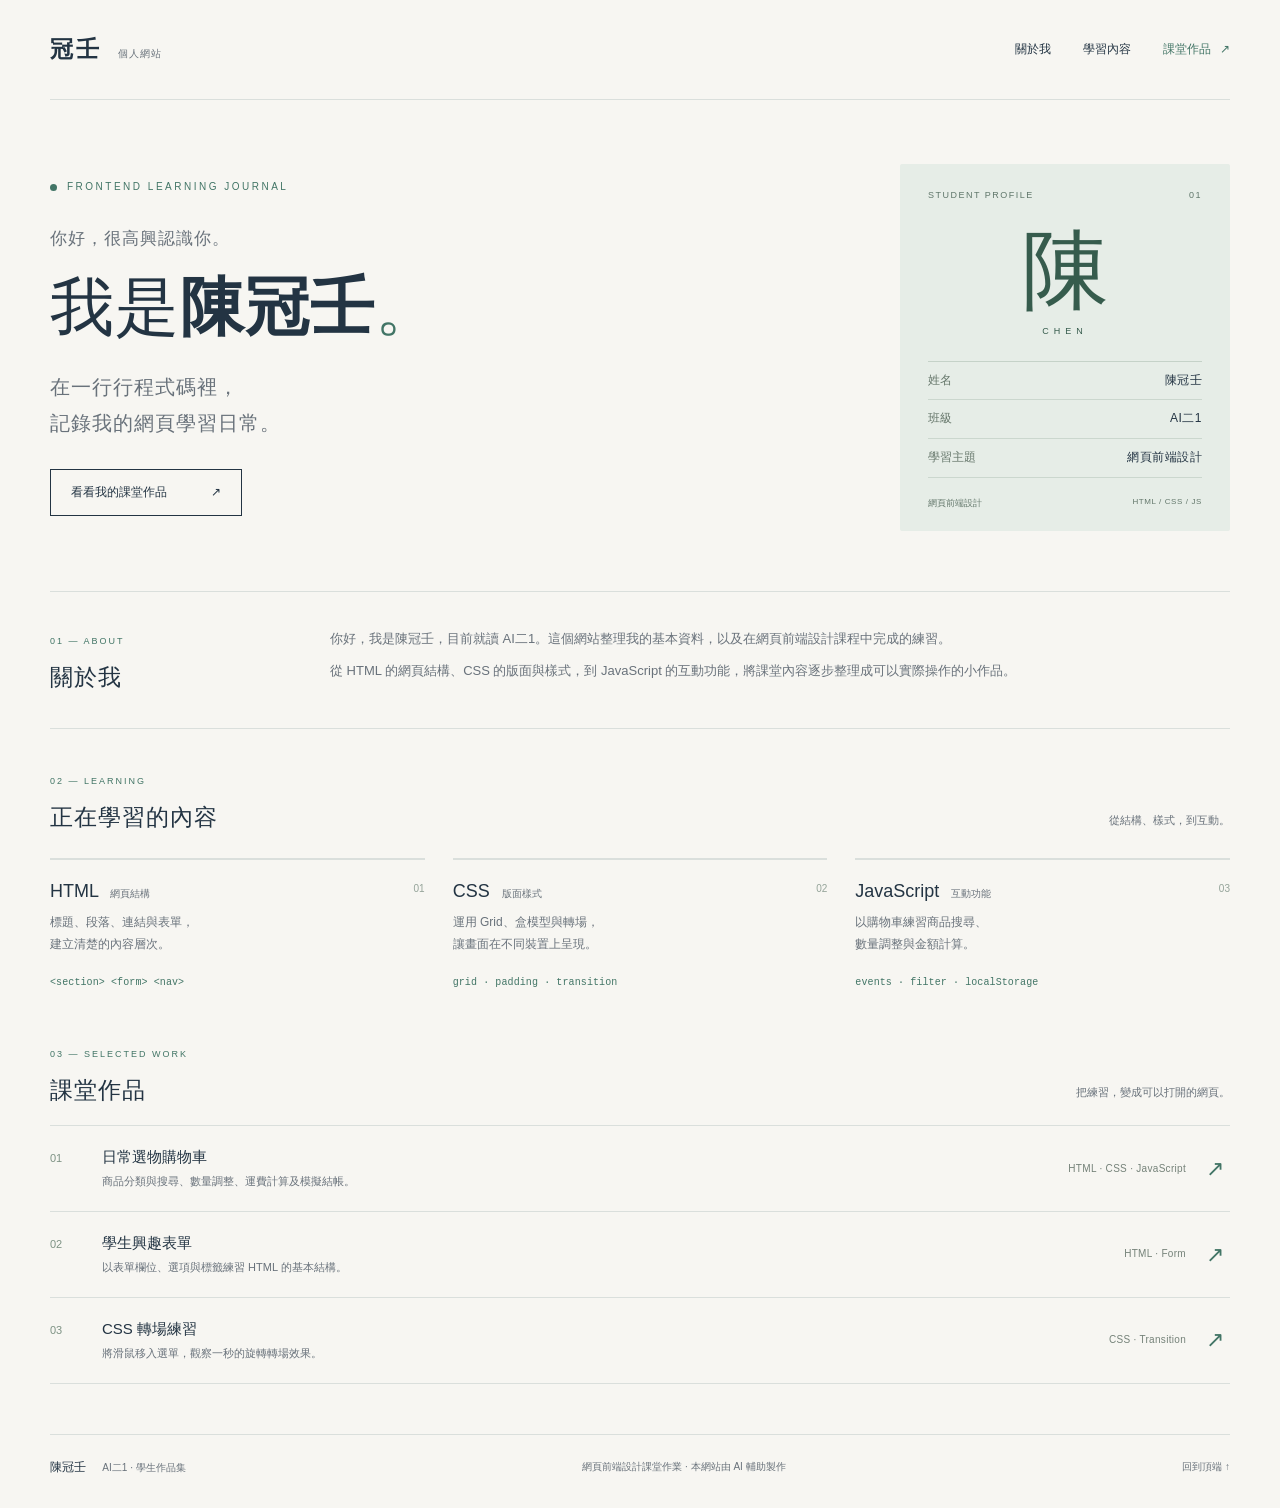
<file: index.html>
<!DOCTYPE html>
<html lang="zh-Hant">
<head>
  <meta charset="UTF-8">
  <meta name="viewport" content="width=device-width, initial-scale=1">
  <meta name="description" content="陳冠壬的個人介紹網站，記錄網頁前端設計的學習內容與課堂作品。">
  <title>陳冠壬｜個人介紹網站</title>
  <link rel="stylesheet" href="style.css">
</head>
<body>
  <header class="site-header">
    <a class="logo" href="#home" aria-label="回到首頁">冠壬<span>個人網站</span></a>
    <nav aria-label="主要導覽">
      <a href="#about">關於我</a>
      <a href="#learning">學習內容</a>
      <a href="#projects">課堂作品 <span aria-hidden="true">↗</span></a>
    </nav>
  </header>

  <main id="home">
    <section class="hero" aria-labelledby="page-title">
      <div class="hero-main">
        <p class="eyebrow"><span class="status-dot" aria-hidden="true"></span> FRONTEND LEARNING JOURNAL</p>
        <p class="hello">你好，很高興認識你。</p>
        <h1 id="page-title">我是<span>陳冠壬</span><span class="period">。</span></h1>
        <p class="intro">在一行行程式碼裡，<br>記錄我的網頁學習日常。</p>
        <a class="button" href="#projects">看看我的課堂作品 <span aria-hidden="true">↗</span></a>
      </div>
      <aside class="identity" aria-label="基本資料">
        <div class="identity-top"><span>STUDENT PROFILE</span><span>01</span></div>
        <div class="monogram" aria-hidden="true">陳<span>CHEN</span></div>
        <dl>
          <div><dt>姓名</dt><dd>陳冠壬</dd></div>
          <div><dt>班級</dt><dd>AI二1</dd></div>
          <div><dt>學習主題</dt><dd>網頁前端設計</dd></div>
        </dl>
        <p class="identity-bottom">網頁前端設計 <span>HTML / CSS / JS</span></p>
      </aside>
    </section>

    <section class="about-section" id="about" aria-labelledby="about-title">
      <div class="section-label"><span>01 — ABOUT</span><h2 id="about-title">關於我</h2></div>
      <div class="about-text"><p>你好，我是陳冠壬，目前就讀 AI二1。這個網站整理我的基本資料，以及在網頁前端設計課程中完成的練習。</p><p>從 HTML 的網頁結構、CSS 的版面與樣式，到 JavaScript 的互動功能，將課堂內容逐步整理成可以實際操作的小作品。</p></div>
    </section>

    <section class="learning-section" id="learning" aria-labelledby="learning-title">
      <div class="section-heading"><div class="section-label"><span>02 — LEARNING</span><h2 id="learning-title">正在學習的內容</h2></div><p>從結構、樣式，到互動。</p></div>
      <div class="learning-grid">
        <article><span class="skill-number">01</span><h3>HTML <span>網頁結構</span></h3><p>標題、段落、連結與表單，<br>建立清楚的內容層次。</p><code>&lt;section&gt; &lt;form&gt; &lt;nav&gt;</code></article>
        <article><span class="skill-number">02</span><h3>CSS <span>版面樣式</span></h3><p>運用 Grid、盒模型與轉場，<br>讓畫面在不同裝置上呈現。</p><code>grid · padding · transition</code></article>
        <article><span class="skill-number">03</span><h3>JavaScript <span>互動功能</span></h3><p>以購物車練習商品搜尋、<br>數量調整與金額計算。</p><code>events · filter · localStorage</code></article>
      </div>
    </section>

    <section class="projects-section" id="projects" aria-labelledby="projects-title">
      <div class="section-heading"><div class="section-label"><span>03 — SELECTED WORK</span><h2 id="projects-title">課堂作品</h2></div><p>把練習，變成可以打開的網頁。</p></div>
      <a class="project" href="shop.html"><span class="project-number">01</span><div><h3>日常選物購物車</h3><p>商品分類與搜尋、數量調整、運費計算及模擬結帳。</p></div><span class="project-tech">HTML · CSS · JavaScript</span><span class="project-arrow" aria-hidden="true">↗</span></a>
      <a class="project" href="form.html"><span class="project-number">02</span><div><h3>學生興趣表單</h3><p>以表單欄位、選項與標籤練習 HTML 的基本結構。</p></div><span class="project-tech">HTML · Form</span><span class="project-arrow" aria-hidden="true">↗</span></a>
      <a class="project" href="transition.html"><span class="project-number">03</span><div><h3>CSS 轉場練習</h3><p>將滑鼠移入選單，觀察一秒的旋轉轉場效果。</p></div><span class="project-tech">CSS · Transition</span><span class="project-arrow" aria-hidden="true">↗</span></a>
    </section>
  </main>
  <footer><span>陳冠壬 <small>AI二1 · 學生作品集</small></span><p>網頁前端設計課堂作業 · 本網站由 AI 輔助製作</p><a href="#home">回到頂端 ↑</a></footer>
</body>
</html>
</file>
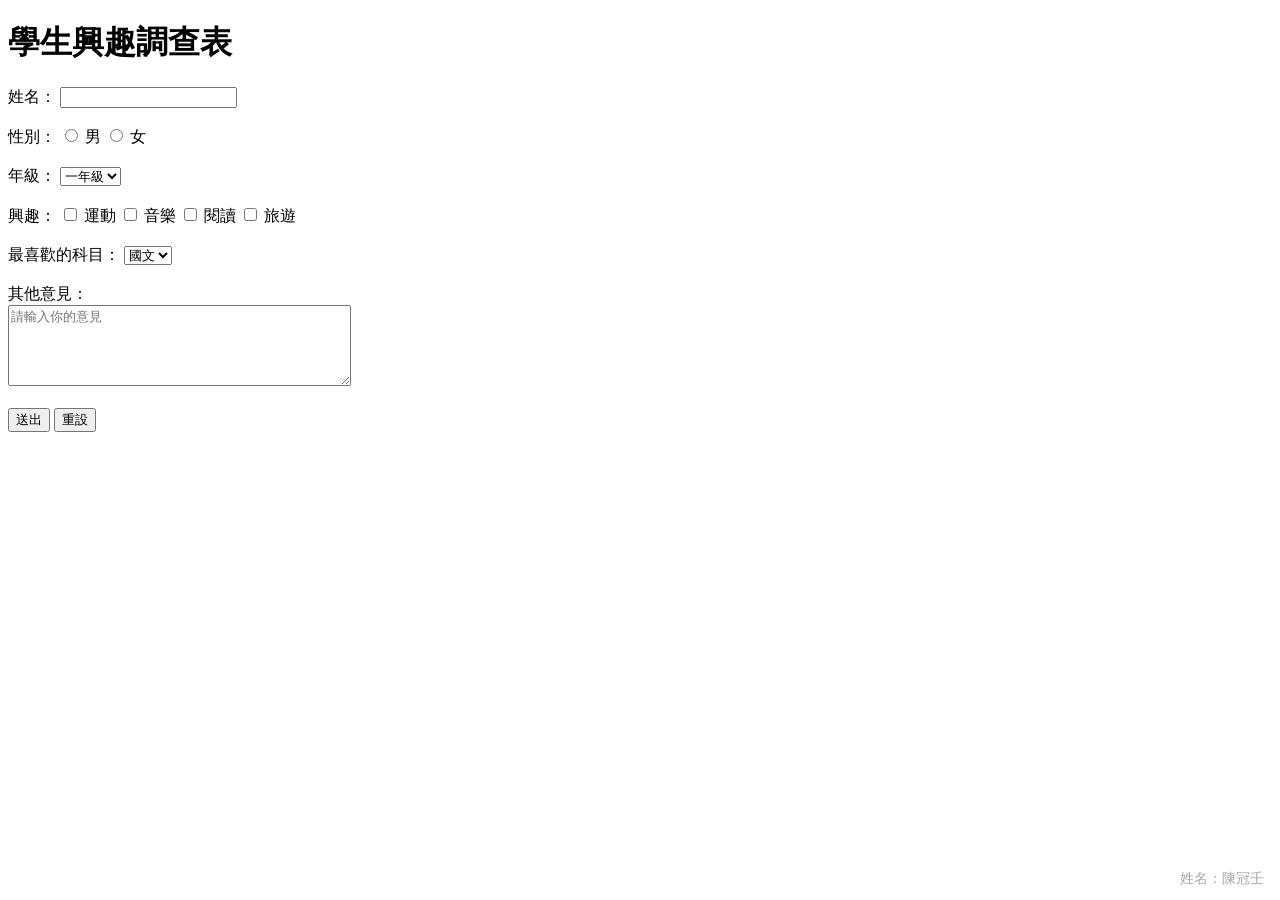
<file: form.html>
<!DOCTYPE html>
<html lang="zh-Hant">
<head>
    <meta charset="UTF-8">
    <meta name="viewport" content="width=device-width, initial-scale=1.0">
    <title>學生興趣調查表</title>
    <style>
        .watermark {
            position: fixed;
            right: 16px;
            bottom: 12px;
            color: rgba(0, 0, 0, 0.35);
            font-size: 14px;
            pointer-events: none;
        }
    </style>
</head>
<body>

<h1>學生興趣調查表</h1>

<form>
    <!-- 姓名 -->
    <label for="name">姓名：</label>
    <input type="text" id="name" name="name">

    <br><br>

    <!-- 性別 -->
    <span>性別：</span>
    <input type="radio" id="gender-male" name="gender" value="男">
    <label for="gender-male">男</label>
    <input type="radio" id="gender-female" name="gender" value="女">
    <label for="gender-female">女</label>

    <br><br>

    <!-- 年級下拉式選單 -->
    <label for="grade">年級：</label>
    <select id="grade" name="grade">
        <option value="一年級">一年級</option>
        <option value="二年級">二年級</option>
        <option value="三年級">三年級</option>
        <option value="四年級">四年級</option>
    </select>

    <br><br>

    <!-- 興趣 -->
    <span>興趣：</span>
    <input type="checkbox" id="hobby-sports" name="hobby" value="運動">
    <label for="hobby-sports">運動</label>
    <input type="checkbox" id="hobby-music" name="hobby" value="音樂">
    <label for="hobby-music">音樂</label>
    <input type="checkbox" id="hobby-reading" name="hobby" value="閱讀">
    <label for="hobby-reading">閱讀</label>
    <input type="checkbox" id="hobby-travel" name="hobby" value="旅遊">
    <label for="hobby-travel">旅遊</label>

    <br><br>

    <!-- 最喜歡的科目 -->
    <label for="subject">最喜歡的科目：</label>
    <select id="subject" name="subject">
        <option value="國文">國文</option>
        <option value="英文">英文</option>
        <option value="數學">數學</option>
        <option value="資訊">資訊</option>
    </select>

    <br><br>

    <!-- 意見 -->
    <label for="comment">其他意見：</label>
    <br>
    <textarea id="comment" name="comment" rows="5" cols="40" placeholder="請輸入你的意見"></textarea>

    <br><br>

    <input type="submit" value="送出">
    <input type="reset" value="重設">
</form>

<div class="watermark">姓名：陳冠壬</div>

</body>
</html>
</file>
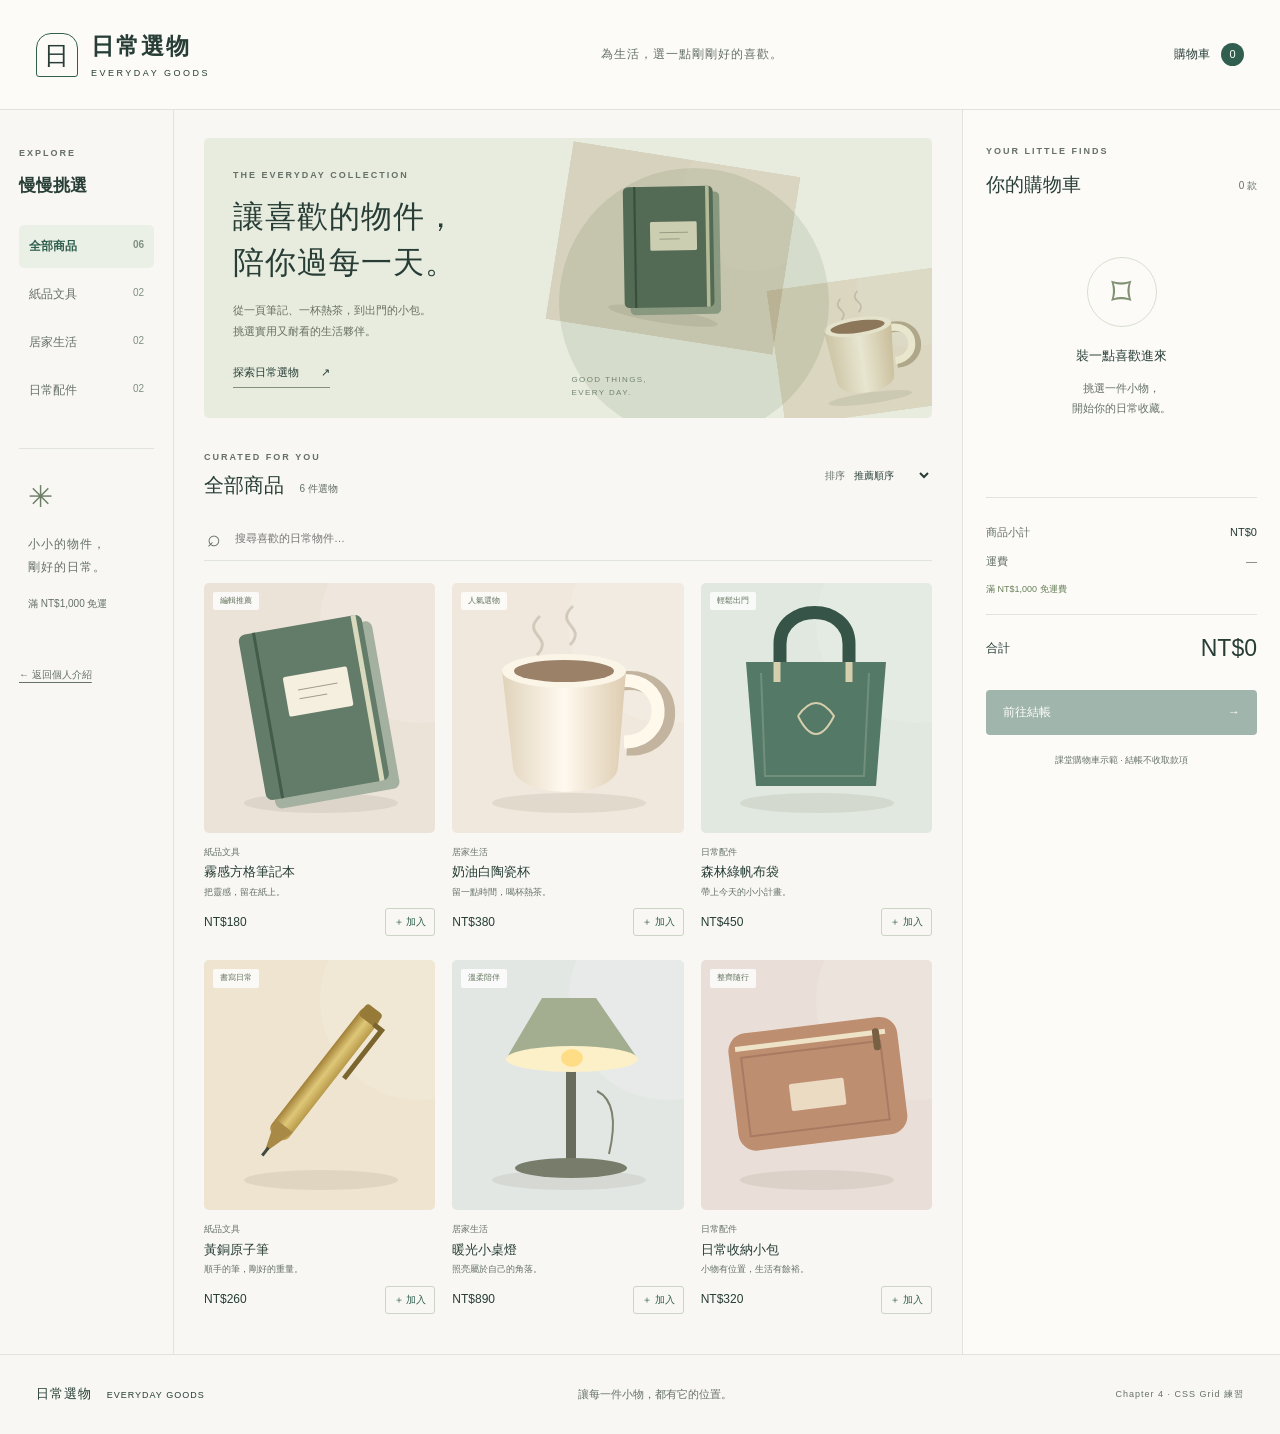
<file: shop.html>
<!DOCTYPE html>
<html lang="zh-Hant">
<head>
  <meta charset="UTF-8">
  <meta name="viewport" content="width=device-width, initial-scale=1">
  <meta name="description" content="日常選物：文具、居家用品與日常配件的購物車示範網站。">
  <title>日常選物 Everyday Goods</title>
  <link rel="stylesheet" href="shop.css">
  <script src="products.js" defer></script>
  <script src="shop.js" defer></script>
</head>
<body>
<div class="container">
  <header class="header">
    <a class="brand" href="index.html" aria-label="日常選物首頁"><span class="brand-icon" aria-hidden="true">日</span><span>日常選物<small>EVERYDAY GOODS</small></span></a>
    <div class="header-note">為生活，選一點剛剛好的喜歡。</div>
    <a class="cart-link" href="#cart">購物車 <span id="cart-count">0</span></a>
  </header>
  <aside class="left" aria-label="商品分類">
    <p class="eyebrow">EXPLORE</p><h2>慢慢挑選</h2>
    <nav id="categories" aria-label="選擇分類">
      <button class="category active" data-category="全部商品" aria-pressed="true">全部商品 <span>06</span></button>
      <button class="category" data-category="紙品文具" aria-pressed="false">紙品文具 <span>02</span></button>
      <button class="category" data-category="居家生活" aria-pressed="false">居家生活 <span>02</span></button>
      <button class="category" data-category="日常配件" aria-pressed="false">日常配件 <span>02</span></button>
    </nav>
    <div class="sidebar-note"><span aria-hidden="true">✳</span><p>小小的物件，<br>剛好的日常。</p><small>滿 NT$1,000 免運</small></div>
    <a class="assignment" href="index.html">← 返回個人介紹</a>
  </aside>
  <main class="main">
    <section class="hero" aria-labelledby="hero-title">
      <div><p class="eyebrow">THE EVERYDAY COLLECTION</p><h1 id="hero-title">讓喜歡的物件，<br>陪你過每一天。</h1><p>從一頁筆記、一杯熱茶，到出門的小包。<br>挑選實用又耐看的生活夥伴。</p><a href="#collection">探索日常選物 <span aria-hidden="true">↗</span></a></div>
      <div class="hero-art" aria-hidden="true"><span class="hero-circle"></span><img class="hero-book" src="notebook.svg" alt=""><img class="hero-mug" src="mug.svg" alt=""><span class="hero-label">GOOD THINGS,<br>EVERY DAY.</span></div>
    </section>
    <section id="collection" aria-labelledby="collection-title">
      <div class="collection-heading"><div><p class="eyebrow">CURATED FOR YOU</p><h2 id="collection-title">全部商品 <small id="result-count">6 件選物</small></h2></div><label class="sort-label">排序 <select id="sort"><option value="featured">推薦順序</option><option value="price-asc">價格：低到高</option><option value="price-desc">價格：高到低</option></select></label></div>
      <label class="search"><span aria-hidden="true">⌕</span><input id="search" type="search" placeholder="搜尋喜歡的日常物件…" aria-label="搜尋商品"></label>
      <div id="products" class="products"></div>
      <p id="no-results" class="no-results" hidden>找不到符合的商品，試試其他關鍵字。</p>
    </section>
  </main>
  <aside class="right" id="cart" aria-labelledby="cart-title">
    <div class="cart-panel"><p class="eyebrow">YOUR LITTLE FINDS</p><div class="cart-heading"><h2 id="cart-title">你的購物車</h2><span id="cart-types">0 款</span></div>
      <div id="cart-items"></div>
      <div id="cart-empty" class="cart-empty"><span aria-hidden="true">⌑</span><h3>裝一點喜歡進來</h3><p>挑選一件小物，<br>開始你的日常收藏。</p></div>
      <div class="totals"><p><span>商品小計</span><strong id="subtotal">NT$0</strong></p><p><span>運費</span><span id="shipping">—</span></p><p id="shipping-hint" class="shipping-hint">滿 NT$1,000 免運費</p><p class="total"><span>合計</span><strong id="total">NT$0</strong></p></div>
      <button id="checkout" class="checkout" disabled>前往結帳 <span aria-hidden="true">→</span></button>
      <button id="clear-cart" class="clear-cart" hidden>清空購物車</button>
      <p class="demo-note">課堂購物車示範 · 結帳不收取款項</p>
    </div>
  </aside>
  <footer class="footer"><span>日常選物 <small>EVERYDAY GOODS</small></span><span>讓每一件小物，都有它的位置。</span><small>Chapter 4 · CSS Grid 練習</small></footer>
</div>
<div id="toast" class="toast" role="status" aria-live="polite"></div>
<dialog id="checkout-dialog" aria-labelledby="checkout-title"><form method="dialog"><button class="dialog-close" aria-label="關閉結帳視窗">×</button></form><p class="eyebrow">ONE MORE LITTLE STEP</p><h2 id="checkout-title">確認你的日常選物</h2><div id="order-summary"></div><p class="dialog-note">此為課堂示範，不會送出真實訂單或進行付款。</p><button id="confirm-order" class="checkout">確認模擬訂單</button></dialog>
<dialog id="receipt-dialog" aria-labelledby="receipt-title"><form method="dialog"><button class="dialog-close" aria-label="關閉訂單結果">×</button></form><p class="eyebrow">THANK YOU</p><h2 id="receipt-title">日常的小確幸，已收藏。</h2><p>模擬訂單已完成，購物車已清空。</p><div id="receipt"></div><form method="dialog"><button class="checkout">繼續挑選</button></form></dialog>
</body>
</html>
</file>
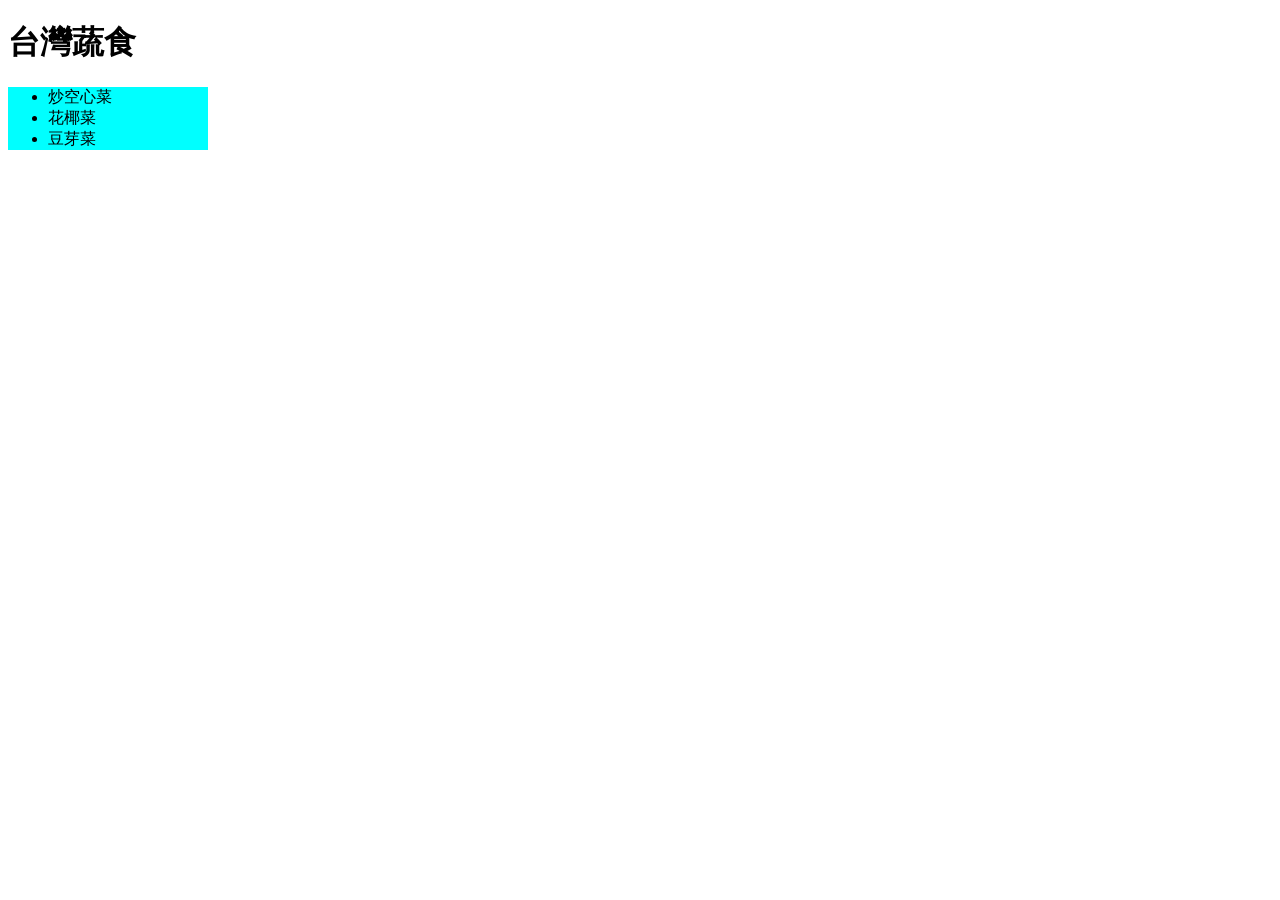
<file: transition.html>
<!DOCTYPE html>
<html lang="zh-Hant">
<head>
<meta charset="UTF-8">
<meta name="viewport" content="width=device-width, initial-scale=1">
<title>p75 轉場持續時間</title>
<style>
div {
  background-color: aqua;
  width: 200px;
  transition-duration: 1s;
}
div:hover, div:focus {
  transform: rotate(-20deg);
  transform-origin: 20% 40%;
  transition-duration: 1s;
}
</style>
</head>
<body>
<h1>台灣蔬食</h1>
<div tabindex="0" aria-label="滑鼠移入或鍵盤聚焦以觀察轉場">
<ul>
<li>炒空心菜</li>
<li>花椰菜</li>
<li>豆芽菜</li>
</ul>
</div>
</body>
</html>
</file>
<file: style.css>
:root{--paper:#f7f6f2;--ink:#233443;--subtle:#69727b;--line:#dadfdc;--accent:#427566;--light:#e6ede7}
*{box-sizing:border-box}html{scroll-behavior:smooth;scroll-padding-top:24px}body{margin:0;background:var(--paper);color:var(--ink);font:14px/1.8 "PingFang TC","Microsoft JhengHei",sans-serif}a{color:inherit;text-decoration:none}a:focus-visible{outline:3px solid #b88936;outline-offset:6px}a:hover{color:var(--accent)}.site-header{max-width:1180px;margin:auto;display:flex;justify-content:space-between;align-items:center;height:100px;border-bottom:1px solid var(--line)}.logo{font-weight:700;font-size:23px;letter-spacing:3px}.logo span{font-size:10px;letter-spacing:1px;font-weight:400;margin-left:16px;color:var(--subtle)}nav{display:flex;gap:32px;font-size:12px}nav a:last-child{color:var(--accent)}nav a span{margin-left:6px}main{max-width:1180px;margin:auto}.hero{display:grid;grid-template-columns:1fr 330px;gap:80px;align-items:center;padding:64px 0 60px}.eyebrow{font-size:10px;letter-spacing:2.5px;color:var(--accent);margin:0 0 28px;display:flex;align-items:center;gap:10px}.status-dot{width:7px;height:7px;background:var(--accent);border-radius:50%}.hello{font-size:17px;color:var(--subtle);margin:0 0 8px;letter-spacing:1px}h1{font-weight:500;font-size:clamp(43px,5vw,68px);letter-spacing:1px;line-height:1.4;margin:0 0 16px}h1>span:first-child{font-weight:700}.period{color:var(--accent)}.intro{font-size:20px;color:var(--subtle);line-height:1.8;margin:0 0 28px;letter-spacing:1px}.button{display:inline-flex;align-items:center;gap:44px;padding:12px 20px;border:1px solid var(--ink);font-size:12px}.button:hover{background:var(--ink);color:white}.identity{background:var(--light);padding:23px 28px 20px;border-radius:2px}.identity-top{display:flex;justify-content:space-between;font-size:9px;color:#60776b;letter-spacing:1.5px}.monogram{font-size:87px;line-height:1.1;font-family:"Songti TC",serif;text-align:center;padding:20px 0 24px;color:#365c4d}.monogram span{font-family:sans-serif;display:block;font-size:9px;letter-spacing:5px;margin-top:8px}dl{margin:0;border-top:1px solid #c5d2c8}dl>div{display:flex;justify-content:space-between;font-size:12px;padding:8px 0;border-bottom:1px solid #cbd7ce}dt{color:#66776b}dd{margin:0;letter-spacing:.5px}.identity-bottom{display:flex;justify-content:space-between;font-size:9px;margin:17px 0 0;color:#63776b}.identity-bottom span{font-size:8px;letter-spacing:.6px}.about-section{display:grid;grid-template-columns:240px 1fr;gap:40px;padding:35px 0;border-top:1px solid var(--line);border-bottom:1px solid var(--line)}.section-label>span{font-size:9px;color:var(--accent);letter-spacing:2px}.section-label h2{font-size:23px;font-weight:500;line-height:1.4;letter-spacing:1px;margin:9px 0 0}.about-text p{margin:0 0 8px;color:var(--subtle);font-size:13px;line-height:1.9}.about-text p:last-child{margin:0}.learning-section,.projects-section{padding-top:38px}.section-heading{display:flex;align-items:end;justify-content:space-between;margin-bottom:25px}.section-heading>p{font-size:11px;color:var(--subtle);margin:0 0 3px}.learning-grid{display:grid;grid-template-columns:repeat(3,minmax(0,1fr));gap:28px}.learning-grid article{position:relative;border-top:2px solid var(--line);padding:18px 0 9px}.skill-number{font-size:10px;position:absolute;right:0;top:20px;color:#94a399}.learning-grid h3{font-size:18px;font-weight:500;margin:0 0 7px;line-height:1.5}.learning-grid h3 span{font-size:10px;margin-left:7px;color:var(--subtle);font-weight:400}.learning-grid p{font-size:12px;color:var(--subtle);line-height:1.8;margin:0 0 12px}.learning-grid code{font-size:10px;color:var(--accent);font-family:monospace;letter-spacing:.1px}.projects-section{padding-bottom:50px}.projects-section .section-heading{margin-bottom:19px}.project{display:grid;grid-template-columns:32px 1fr auto 24px;gap:20px;align-items:center;border-top:1px solid var(--line);padding:19px 0}.project:last-child{border-bottom:1px solid var(--line)}.project-number{font-size:11px;color:#7d9284;align-self:start;margin-top:4px}.project h3{font-size:15px;margin:0 0 3px;font-weight:500;line-height:1.6}.project p{font-size:11px;color:var(--subtle);margin:0}.project-tech{font-size:10px;color:#758279;letter-spacing:.3px}.project-arrow{font-size:22px;color:var(--accent)}.project:hover h3{text-decoration:underline;text-underline-offset:4px}footer{max-width:1180px;margin:auto;padding:22px 0 30px;border-top:1px solid var(--line);display:flex;align-items:center;justify-content:space-between;gap:18px;font-size:12px}footer small{font-size:10px;margin-left:13px;color:var(--subtle)}footer p,footer a{font-size:10px;color:var(--subtle)}footer p{margin:0}
@media(min-width:1500px){.hero{padding-top:75px;padding-bottom:70px}}
@media(max-width:1260px){.site-header,main,footer{margin-left:40px;margin-right:40px}.hero{gap:45px;grid-template-columns:1fr 300px}}
@media(max-width:800px){.site-header,main,footer{margin-left:25px;margin-right:25px}.site-header{height:86px}nav{gap:20px;font-size:11px}.hero{grid-template-columns:1fr 260px;gap:24px;padding-top:40px;padding-bottom:40px}.identity{padding:20px}.hero .eyebrow{font-size:8px;letter-spacing:1px}.intro{font-size:17px}.hello{font-size:14px}h1{font-size:43px}.about-section{grid-template-columns:160px 1fr;gap:20px}.project{gap:12px}.project-tech{display:none}.project{grid-template-columns:25px 1fr 22px}.learning-grid{gap:20px}.learning-grid h3 span{display:block;margin:4px 0 0}.section-heading>p{font-size:10px}.learning-grid code{font-size:9px}footer{flex-wrap:wrap}}
@media(max-width:600px){.site-header,main,footer{margin-left:22px;margin-right:22px}.site-header{height:80px}.logo{font-size:20px}.logo span{display:none}nav{gap:14px;font-size:10px}.hero{grid-template-columns:minmax(0,1fr);gap:34px;padding-top:36px;padding-bottom:32px}.eyebrow{margin-bottom:23px}.hero .eyebrow{font-size:8px;letter-spacing:1.7px}.hello{font-size:15px}h1{font-size:46px;margin-bottom:13px}.intro{font-size:18px;margin-bottom:24px}.button{font-size:11px;padding:11px 18px;gap:32px}.identity{padding:20px 24px;display:grid;grid-template-columns:90px minmax(0,1fr);column-gap:23px;align-items:center}.identity-top{grid-column:1 / -1;margin-bottom:19px}.monogram{font-size:63px;padding:0}.monogram span{font-size:8px;letter-spacing:3px}.identity dl{min-width:0}.identity dl>div{font-size:11px;padding:7px 0}.identity-bottom{grid-column:1 / -1;margin-top:19px}.about-section{grid-template-columns:minmax(0,1fr);gap:17px;padding:27px 0}.section-label h2{font-size:22px}.about-text p{font-size:12px;line-height:2}.learning-section,.projects-section{padding-top:30px}.section-heading{display:block;margin-bottom:20px}.section-heading>p{margin-top:12px}.learning-grid{grid-template-columns:minmax(0,1fr);gap:16px}.learning-grid article{padding:15px 0 6px}.learning-grid h3 span{display:inline;margin-left:8px}.learning-grid p br{display:none}.learning-grid h3{font-size:18px}.learning-grid p{font-size:12px;margin-bottom:9px}.learning-grid code{font-size:10px}.project{padding:16px 0;gap:10px}.project h3{font-size:14px}.project p{font-size:10px;line-height:1.9}.projects-section{padding-bottom:30px}footer{align-items:start;gap:9px;padding:20px 0 26px}footer>span{width:100%}footer small{margin-left:10px}footer p{font-size:8px}footer>a{font-size:9px;margin-left:auto}}
@media(prefers-reduced-motion:reduce){html{scroll-behavior:auto}}
</file>
<file: shop.css>
/* p116–117: header / left / main / right / footer 的 CSS Grid 版面。 */
:root{--paper:#f8f7f3;--ink:#273d36;--muted:#657069;--line:#e1e4dc;--green:#315f4f;--light:#eaf0e6}
*{box-sizing:border-box}html{scroll-behavior:smooth}body{margin:0;background:var(--paper);color:var(--ink);font-family:"Noto Sans TC","PingFang TC","Microsoft JhengHei",sans-serif;font-size:14px;line-height:1.6}button,input,select{font:inherit}button,a,input,select{-webkit-tap-highlight-color:transparent}button{cursor:pointer}a{color:inherit}button:focus-visible,a:focus-visible,input:focus-visible,select:focus-visible{outline:3px solid #ba8d44;outline-offset:4px}button:disabled{cursor:default;opacity:.45}button{transition:background .2s,transform .2s}button:not(:disabled):active{transform:translateY(1px)}
.container{display:grid;width:100%;min-height:100vh;grid-template-areas:"header header header" "left main right" "footer footer footer";grid-template-columns:174px minmax(0,1fr) 318px;grid-template-rows:110px 1fr 80px;max-width:1600px;margin:0 auto}
.header{grid-area:header;display:flex;align-items:center;justify-content:space-between;padding:0 36px;border-bottom:1px solid var(--line);background:#fcfbf8}.brand{display:flex;align-items:center;gap:13px;text-decoration:none;font-size:23px;font-weight:700;letter-spacing:2px}.brand small{display:block;font-size:9px;letter-spacing:2.5px;font-weight:500;margin-top:1px}.brand-icon{display:grid;place-items:center;width:42px;height:44px;border:1px solid var(--green);border-radius:15px 15px 3px 3px;font-size:25px;font-weight:400}.header-note{color:var(--muted);font-size:12px;letter-spacing:1px}.cart-link{text-decoration:none;font-size:12px}.cart-link span{display:inline-grid;place-items:center;width:23px;height:23px;background:var(--green);color:white;border-radius:50%;margin-left:8px;font-size:11px}
.left{grid-area:left;padding:36px 19px;border-right:1px solid var(--line)}.eyebrow{font-size:9px;letter-spacing:2px;font-weight:600;color:var(--muted);margin:0 0 12px}.left h2{font-size:17px;margin:0 0 25px}.category{border:0;width:100%;display:flex;justify-content:space-between;padding:12px 10px;margin-bottom:5px;background:transparent;color:var(--muted);text-align:left;font-size:12px;border-radius:5px}.category span{font-size:10px;color:#819082}.category.active{background:var(--light);color:var(--green);font-weight:600}.category:hover{background:#eef1eb}.sidebar-note{border-top:1px solid var(--line);margin-top:36px;padding:24px 9px;color:var(--muted)}.sidebar-note>span{font-size:30px;color:#6c8066}.sidebar-note p{font-size:12px;line-height:1.9;letter-spacing:1px}.sidebar-note small{font-size:10px}.assignment{display:block;font-size:10px;color:var(--muted);margin-top:30px;text-underline-offset:4px}
.main{grid-area:main;min-width:0;padding:28px 30px 40px}.hero{position:relative;overflow:hidden;background:#e8ecdf;min-height:265px;border-radius:5px;padding:30px 29px;display:flex;align-items:center}.hero>div:first-child{position:relative;z-index:2;width:58%}.hero h1{font-size:clamp(24px,2.45vw,37px);font-weight:500;line-height:1.45;letter-spacing:1px;margin:0 0 15px}.hero p:not(.eyebrow){font-size:11px;line-height:1.9;color:#67705e}.hero a{display:inline-flex;gap:22px;text-decoration:none;border-bottom:1px solid #839079;font-size:11px;padding:5px 0;margin-top:6px}.hero-art{position:absolute;inset:0 0 0 48%}.hero-circle{position:absolute;width:270px;height:270px;background:#d5dccb;border-radius:50%;top:30px;left:6px}.hero-art img{position:absolute;mix-blend-mode:multiply;object-fit:contain}.hero-book{width:230px;top:20px;left:5px;transform:rotate(9deg)}.hero-mug{width:175px;bottom:3px;right:-18px;transform:rotate(-8deg)}.hero-label{position:absolute;bottom:18px;left:18px;font-size:8px;letter-spacing:1.4px;color:#73846e;line-height:1.7}.collection-heading{display:flex;align-items:center;justify-content:space-between;gap:12px;margin-top:32px}.collection-heading .eyebrow{margin:0 0 5px}.collection-heading h2{font-size:20px;margin:0;font-weight:500}.collection-heading h2 small{font-size:10px;color:var(--muted);margin-left:10px;font-weight:400}.sort-label{font-size:10px;color:var(--muted)}select{padding:7px 2px;border:0;background:transparent;color:var(--ink);max-width:120px;font-size:10px}.search{display:flex;align-items:center;gap:10px;margin:17px 0 22px;border-bottom:1px solid var(--line);padding:8px 3px;color:var(--muted)}.search span{font-size:23px;line-height:1}.search input{border:0;background:transparent;width:100%;font-size:11px;min-width:0;color:var(--ink);padding:4px}.products{display:grid;grid-template-columns:repeat(3,minmax(0,1fr));gap:24px 17px}.product{min-width:0}.product-image{position:relative;border-radius:5px;overflow:hidden}.product-image img{width:100%;display:block;aspect-ratio:1.28;object-fit:cover;transition:transform .4s}.product:hover img{transform:scale(1.04)}.product-tag{position:absolute;left:9px;top:9px;font-size:8px;background:#ffffffc9;padding:3px 7px;color:#63745e;border-radius:2px}.product-category{font-size:9px;color:var(--muted);margin:12px 0 3px}.product h3{font-size:13px;font-weight:500;margin:0 0 2px}.product-desc{font-size:9px;color:var(--muted);margin:0 0 9px}.product-bottom{display:flex;align-items:center;justify-content:space-between;gap:6px}.product-price{font-size:12px;white-space:nowrap}.add-button{border:1px solid #cbd4c5;background:transparent;border-radius:3px;padding:5px 8px;font-size:10px;color:var(--green)}.add-button:hover{background:var(--green);color:white;border-color:var(--green)}.no-results{padding:30px 0;color:var(--muted)}
.right{grid-area:right;padding:34px 23px;border-left:1px solid var(--line);background:#fcfbf8;min-width:0}.cart-panel{position:sticky;top:24px}.cart-heading{display:flex;align-items:center;justify-content:space-between;margin-bottom:24px}.cart-heading h2{font-size:19px;font-weight:500;margin:0}.cart-heading>span{font-size:10px;color:var(--muted)}.cart-empty{text-align:center;padding:32px 0 43px}.cart-empty>span{display:inline-grid;place-items:center;width:70px;height:70px;border:1px solid #d7dece;border-radius:50%;font-size:40px;color:#819175}.cart-empty h3{font-weight:400;font-size:13px;margin:19px 0 5px}.cart-empty p{font-size:11px;color:var(--muted);line-height:1.9}.cart-row{display:grid;grid-template-columns:55px minmax(0,1fr);gap:10px;padding:12px 0;border-bottom:1px solid var(--line)}.cart-row img{width:55px;border-radius:4px;margin-top:2px}.cart-row h3{font-size:11px;font-weight:500;margin:0;display:flex;gap:8px;align-items:start;justify-content:space-between}.remove{border:0;color:#657069;background:transparent;line-height:1;padding:3px;font-size:14px}.cart-price{font-size:10px;margin:3px 0}.quantity{display:flex;align-items:center;justify-content:space-between;font-size:10px;gap:8px}.quantity-controls{display:flex;border:1px solid #d8dece;border-radius:3px;align-items:center}.quantity-controls button{border:0;background:transparent;padding:3px 8px;color:var(--green);font-size:12px}.quantity-controls span{min-width:21px;text-align:center}.totals{margin-top:24px;padding-top:15px;border-top:1px solid var(--line)}.totals p{display:flex;justify-content:space-between;font-size:11px;margin:11px 0;color:var(--muted)}.totals strong{font-weight:500;color:var(--ink)}.totals .shipping-hint{font-size:9px;color:#688058;display:block;margin-top:4px}.totals .total{margin-top:18px;padding-top:15px;border-top:1px solid var(--line);align-items:center;color:var(--ink);font-size:12px}.total strong{font-size:23px}.checkout{background:var(--green);color:white;border:0;border-radius:4px;width:100%;padding:13px 17px;font-size:12px;display:flex;justify-content:space-between;align-items:center;margin-top:23px}.checkout:hover:not(:disabled){background:#214537}.clear-cart{display:block;margin:13px auto 0;font-size:10px;border:0;background:transparent;color:var(--muted);text-decoration:underline}.demo-note{font-size:9px;text-align:center;color:var(--muted);margin-top:18px}.footer{grid-area:footer;display:flex;align-items:center;justify-content:space-between;gap:15px;padding:0 36px;border-top:1px solid var(--line);font-size:11px;color:var(--muted)}.footer>span:first-child{font-size:13px;color:var(--ink);letter-spacing:1px}.footer small{font-size:9px;letter-spacing:1px;margin-left:10px}.toast{position:fixed;bottom:25px;left:50%;transform:translate(-50%,20px);z-index:5;padding:12px 22px;color:white;background:#273d36;box-shadow:0 5px 25px #0002;border-radius:5px;font-size:12px;opacity:0;pointer-events:none;transition:opacity .2s,transform .2s;max-width:90vw;text-align:center}.toast.show{opacity:1;transform:translate(-50%,0)}dialog{border:0;border-radius:12px;box-shadow:0 10px 70px #0003;padding:35px;width:450px;max-width:calc(100vw - 32px);color:var(--ink);background:var(--paper)}dialog::backdrop{background:#21372eb0}dialog h2{font-weight:500;font-size:22px;margin:10px 0 20px}.dialog-close{position:absolute;top:12px;right:15px;border:0;background:transparent;font-size:24px;color:var(--muted)}.dialog-note{font-size:11px;color:var(--muted);border-top:1px solid var(--line);padding-top:15px}.order-row{display:flex;justify-content:space-between;gap:15px;font-size:12px;padding:8px 0}.order-total{font-weight:600;border-top:1px solid var(--line);margin-top:8px;padding-top:14px}.receipt-meta{font-size:11px;color:var(--muted)}[hidden]{display:none!important}
@media(min-width:1450px){.main{padding:32px 42px}.hero{min-height:300px}.hero-art{inset:0 30px 0 50%}.products{gap:30px 24px}.product h3{font-size:15px}}
@media(max-width:1120px){.container{grid-template-columns:140px minmax(0,1fr) 275px}.header{padding:0 25px}.main{padding:22px}.right{padding:28px 18px}.left{padding:30px 13px}.products{grid-template-columns:repeat(2,minmax(0,1fr))}.hero{padding:24px 21px;min-height:260px}.hero-art{opacity:.65;inset:0 -60px 0 55%}.header-note{font-size:10px}}
@media(max-width:800px){.container{grid-template-areas:"header header" "left left" "main right" "footer footer";grid-template-columns:minmax(0,1fr) 260px;grid-template-rows:88px auto 1fr auto}.left{border-right:0;border-bottom:1px solid var(--line);padding:13px 22px}.left>.eyebrow,.left>h2,.sidebar-note,.assignment{display:none}.left nav{display:flex;gap:8px}.category{width:auto;padding:8px 12px;margin:0;gap:12px}.header-note{display:none}.main{padding:20px}.hero-art{display:none}.hero>div:first-child{width:100%}.hero{min-height:245px}.hero h1{font-size:28px}.collection-heading{flex-wrap:wrap;margin-top:25px}.products{gap:22px 12px}.product-bottom{flex-wrap:wrap}.footer{padding:22px;flex-wrap:wrap}.right{padding:26px 17px}}
@media(max-width:600px){.container{grid-template-columns:minmax(0,1fr);grid-template-areas:"header" "left" "main" "right" "footer";grid-template-rows:82px auto auto auto auto}.header{padding:0 20px}.brand{font-size:20px}.brand-icon{width:36px;height:38px;font-size:22px}.left{padding:10px 12px}.left nav{display:grid;grid-template-columns:repeat(4,1fr);gap:3px}.category{justify-content:center;white-space:nowrap;font-size:11px;padding:8px 5px}.category span{display:none}.main{padding:20px 18px 30px}.hero{padding:24px;min-height:260px}.hero>div:first-child{width:75%}.hero h1{font-size:26px}.hero-art{display:block;opacity:.45;inset:0 -90px 0 55%}.hero-circle{width:230px;height:230px}.hero-book{width:190px;top:80px}.hero-mug,.hero-label{display:none}.hero p:not(.eyebrow){font-size:10px}.right{border-left:0;border-top:1px solid var(--line);padding:28px 24px}.cart-panel{position:static}.cart-empty{padding:15px 0 25px}.cart-row{grid-template-columns:70px minmax(0,1fr);gap:15px}.cart-row img{width:70px}.cart-row h3{font-size:13px}.cart-price,.quantity{font-size:12px}.cart-row .quantity-controls button{padding:4px 12px}.footer{justify-content:center;text-align:center;gap:8px}.footer>span:nth-child(2){display:none}.footer small{margin:0}.collection-heading h2{font-size:18px}.product h3{font-size:12px}.add-button{padding:6px 8px}.toast{bottom:15px}}
@media(prefers-reduced-motion:reduce){html{scroll-behavior:auto}*,*::before,*::after{transition:none!important}}
</file>
